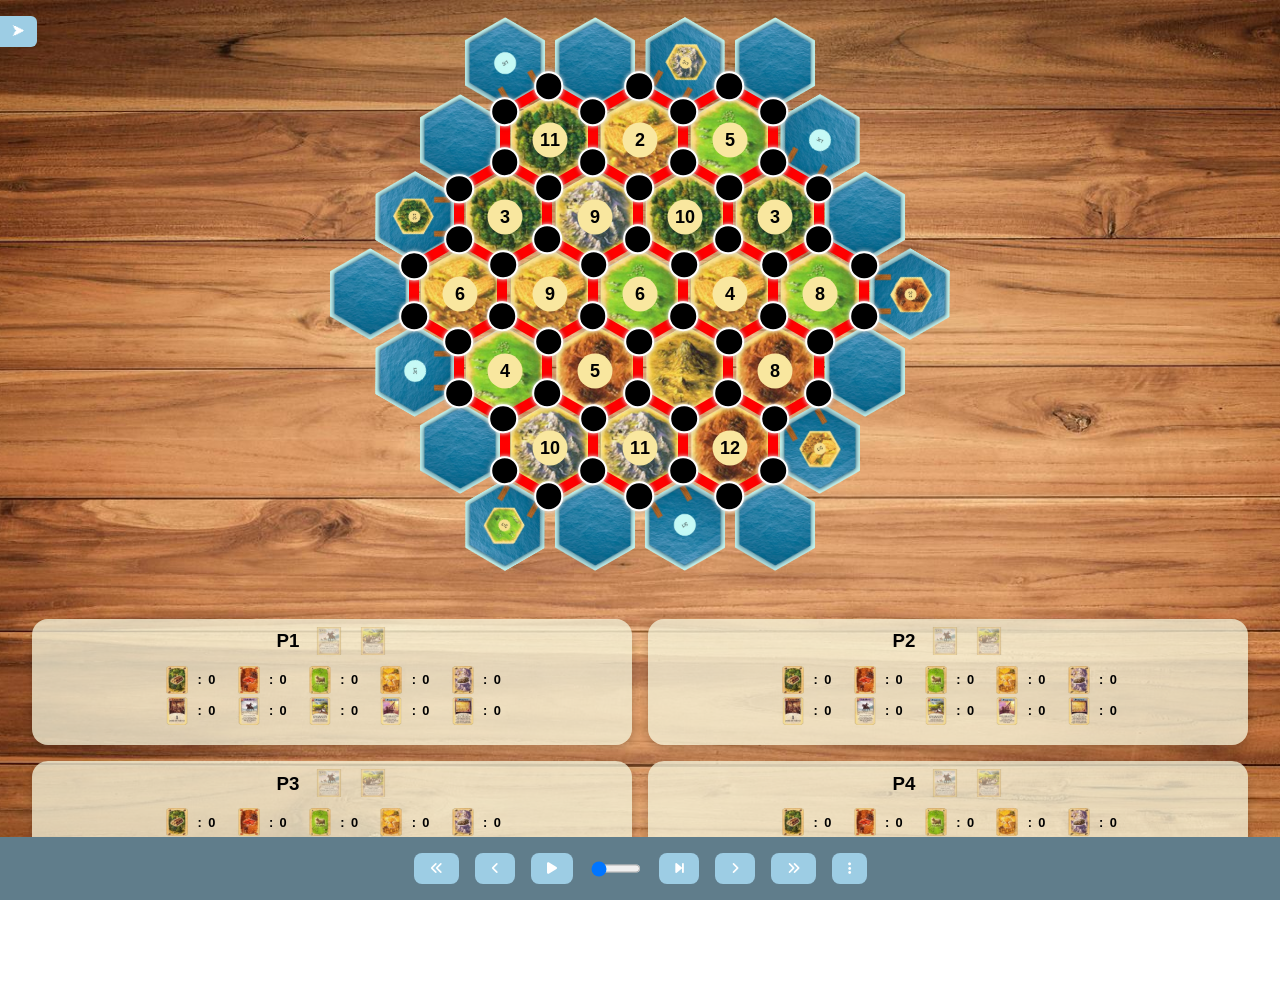
<file: Visualizer/pruebas/prueba.html>
<!DOCTYPE html>
<html lang="en">
<head>
  <meta charset="UTF-8" />
  <title>Catán UI</title>
  <link rel="stylesheet" href="CSS/prueba.css">
  <link rel="stylesheet" href="CSS/tablero.css">
  <link rel="stylesheet" href="https://cdnjs.cloudflare.com/ajax/libs/font-awesome/6.4.0/css/all.min.css" />
  <script src="https://code.jquery.com/jquery-3.6.0.min.js"></script>
  <script src="JS/jugadores.js" defer></script>
  <script src="JS/controles.js" defer></script>
  <script src="JS/tablero.js" defer></script>
  <script src="JS/general_prueba.js" defer></script>
</head>
<body>  <!-- Sidebar -->
  <div class="sidebar-transition sidebar-closed" id="sidebar">
    <div class="header">Log del Juego</div>
    <div class="content">
      <div id="commerce_log" style="height: 30vh; margin-bottom: 10px;">
        <div id="commerce_log_title" style="font-weight: bold; margin-bottom: 5px;">Comercios</div>
        <div id="commerce_log_text" style="height: 25vh; overflow-y: auto; border: 1px solid #ccc; padding: 5px; font-size: 12px;"></div>
      </div>
      <div id="other_useful_info" style="height: 30vh;">
        <div id="other_useful_info_title" style="font-weight: bold; margin-bottom: 5px;">Otra información útil</div>
        <div id="other_useful_info_text" style="height: 25vh; overflow-y: auto; border: 1px solid #ccc; padding: 5px; font-size: 12px;"></div>
      </div>
    </div>
  </div>

  <!-- Botón de toggle -->
  <button id="toggleButton" onclick="toggleSidebar()">⮞</button>

  <!-- Contenido principal -->
  <div class="main-container">
    <div class="gamefield" id="gamefield">
      <!-- Contenedor del tablero -->
      <div class="board-container">
        <div id="board">
          <!-- El overlay ahora está dentro del board -->
          <div id="overlay"></div>
        </div>
      </div>
    </div>

    <div class="players" id="playersContainer"></div>

    <div class="controls">
      <button id="ronda_previa_btn"><i class="fa-solid fa-angles-left" title="Ronda Anterior"></i></button>
      <button id="turno_previo_btn"><i class="fa-solid fa-angle-left" title="Turno Anterior"></i></button>
      <button id="play_btn"><i class="fa-solid fa-play" title="Play"></i></button>
      <input id="millis_for_play" type="range" min="10" max="1000" value="25" class="slider" style="width: 50px;">
      <button id="fase_siguiente_btn"><i class="fa-solid fa-forward-step" title="Fase Siguiente"></i></button>
      <button id="turno_siguiente_btn"><i class="fa-solid fa-angle-right" title="Turno Siguiente"></i></button>
      <button id="ronda_siguiente_btn"><i class="fa-solid fa-angles-right" title="Ronda Siguiente"></i></button>
      <button id="load_game"><i class="fa-solid fa-ellipsis-vertical" title="Cargar Partida"></i></button>
      <input type="file" id="get_file" accept=".json" style="display: none;">
    </div>
  </div>
</body>
</html>
</file>
<file: Visualizer/pruebas/CSS/prueba.css>
/* Estilos generales */
body {
  background-color: #f5f5dc;
  background: url('../Images/textures/mesa.jpg')!important;
  color: black;
  height: 100vh;
  margin: 0;
  font-family: sans-serif;
  overflow-x: hidden;
  background-size: cover !important;
  background-position: center center !important;
  background-repeat: no-repeat !important;
  background-attachment: fixed;
}

.main-container {
  display: flex;
  flex-direction: column;
  width: 100%;
}

/*COMENTARIOS*/
.sidebar-transition {
  transition: transform 0.3s ease;
}

.sidebar-closed {
  transform: translateX(-100%);
}

.sidebar-open {
  transform: translateX(0%);
}

#sidebar {
  position: fixed;
  left: 0;
  top: 0;
  width: 18rem;
  height: 100%;
  background-color: #607d8b;
  color: white;
  border-right: 4px solid #9dcde4;
  z-index: 50;
  display: flex;
  flex-direction: column;
}

#sidebar .header {
  padding: 1rem;
  font-size: 1.125rem;
  font-weight: bold;
  border-bottom: 1px solid #9dcde4;
}

#sidebar .content {
  padding: 1rem;
  overflow-y: auto;
  flex-grow: 1;
}

#toggleButton {
  transition: transform 0.3s ease;
  position: fixed;
  top: 1rem;
  left: 0;
  z-index: 50;
  background-color: #9dcde4;
  color: white;
  padding: 0.5rem 0.75rem;
  border: none;
  border-radius: 0 0.375rem 0.375rem 0;
  cursor: pointer;
}

#toggleButton:hover {
  background-color: #607d8b;
}

.translate-x-72 {
  transform: translateX(18rem);
}

/*FIN COMENTARIOS*/


/* JUGADORES */
.players {
  display: flex;
  justify-content: space-between;
  align-items: stretch;
  flex-wrap: wrap;
  gap: 1rem;
  padding: 1rem 2rem;
  font-size: 1rem;
  margin-bottom: 6rem; /* espacio para controles */
}

.hand {
  background-color: #f5f5dcc0;
  border-radius: 1rem;
  box-shadow: 0 4px 8px rgba(0,0,0,0.2);
  padding: 0.5rem 1rem;
  flex: 1 1 22%;
  min-width: 250px;
  box-sizing: border-box;
  display: flex;
  flex-direction: column;
  align-items: center;
}

.jugador {
  display: flex;
  flex-direction: row;
  gap: 1rem;
  flex-wrap: wrap;
  justify-content: center;
  margin-bottom: 1rem;
}

.hand h3 {
  margin-top: 0.2rem;
  margin-bottom: 0.5rem;
  text-align: center;
}

.top_hand_row,
.bottom_hand_row {
  display: flex;
  justify-content: center;
  flex-wrap: wrap;
  margin-bottom: 0.5rem;
}

.top_hand_row div,
.bottom_hand_row div {
  display: flex;
  align-items: center;
  justify-content: center;
}

.hand .col {
  display: flex;
  align-items: center;
  justify-content: center;
  padding: 0.3rem 0.6rem;
  border-radius: 1rem;
  transition: background-color 0.3s ease;
}

.hand .col:hover {
  background-color: rgba(255, 255, 255, 0.5);
}

.hand i {
  font-size: 1.2rem;
  cursor: pointer;
}

.hand span {
  margin-left: 0.4rem;
  font-size: 0.8rem;
  font-weight: bold;
}

.increment {
  margin-left: auto;
  font-size: 0.9rem;
  color: #666;
}

/* Responsive para mÃ³viles */
@media (max-width: 1675px) {
  .hand {
    flex: 1 1 45%;
  }
}


/* FIN JUGADORES */


/* CONTROLES */
.controls {
  position: fixed; 
  bottom: 0;
  left: 0;
  width: 100%;
  display: flex;
  justify-content: center;
  gap: 1rem;
  background-color: #607d8b;
  padding: 1rem 0;
  z-index: 1000; 
}

.controls button {
  font-weight: bold;
  padding: 0.5rem 1rem;
  border-radius: 0.5rem;
  border: none;
  cursor: pointer;
  background-color: #9dcde4;
  color: white;
}

.controls button:hover {
  background-color: #aaa;
}
/* FIN CONTROLES */


/* --- RESPONSIVE DESIGN --- */

@media (max-width: 1000px) {
  .main-container {
    flex-direction: column;
    padding: 0 0.5rem;
  }
  .players {
    flex-direction: column;
    align-items: stretch;
    gap: 0.5rem;
    padding: 0.5rem 0.5rem;
  }
  .hand {
    min-width: 180px;
    font-size: 0.95rem;
  }
}

/* --- END RESPONSIVE DESIGN --- */


/* Estilos para el log del juego */
.log-entry {
  margin-bottom: 5px;
  padding: 3px 0;
  border-bottom: 1px solid #ddd;
  font-size: 11px;
  line-height: 1.3;
}

.log-entry:last-child {
  border-bottom: none;
}

#commerce_log_text {
  background-color: rgba(255, 255, 255, 0.9);
  color: #333;
}

#other_useful_info_text {
  background-color: rgba(255, 255, 255, 0.9);
  color: #333;
}

#commerce_log_title, #other_useful_info_title {
  color: white;
  font-weight: bold;
  text-shadow: 1px 1px 2px rgba(0,0,0,0.7);
}
</file>
<file: Visualizer/pruebas/CSS/tablero.css>
/* Contenedor para centrar el tablero y overlay juntos */
.board-container {
  display: flex;
  justify-content: center;
  align-items: flex-start;
  width: 100%;
  position: relative;
}

#board {
  display: flex;
  flex-direction: column;
  margin: 2rem 0;
  position: relative;
  max-width: 90vw;
  min-width: 320px;
  width: fit-content;
  height: fit-content;
  box-sizing: border-box;
}

#overlay {
  position: absolute;
  top: -1.6rem;
  left: -0.5rem;
  width: 100%;
  height: 100%;
  pointer-events: none;
  z-index: 10;
  background: none;
}

.row {
  display: flex;
  justify-content: center;
  margin-top: -15px; /* solapa esta fila con la anterior */
}

.row:first-child {
  margin-top: 0;
}

.hex {
  position: relative;
  width: 80px; 
  height: 92px; 
  background-size: cover;
  background-position: center;
  clip-path: polygon(
    50% 0%, 100% 25%, 100% 75%,
    50% 100%, 0% 75%, 0% 25%
  );
  margin: 0 5px;
}

.number-token {
  position: absolute;
  top: 50%;
  left: 50%;
  transform: translate(-50%, -50%);
  width: 35px;
  height: 35px;
  border-radius: 50%;
  background-color: #f9e79f;
  display: flex;
  align-items: center;
  justify-content: center;
  font-size: 18px;
  font-weight: bold;
  pointer-events: none;
}

.node {
  width: 2vw;
  min-width: 14px;
  max-width: 28px;
  height: 2vw;
  min-height: 14px;
  max-height: 28px;
  background: #000;
  border-radius: 50%;
  position: absolute;
  transform: translate(-50%, -50%);
  box-shadow: 0 0 4px #fff, 0 0 8px #0004;
  border: 2px solid #fff;
  z-index: 20;
  display: flex;
  justify-content: center;
  align-items: center;
}

.center-house{
  font-size: 0.8rem;
  color: #000;
  line-height: 1;
}

.node i.fa-solid {
  font-size: 0.8rem;
  color: #000;
  line-height: 1;
}

.road {
  width: 40px;
  height: 10px;
  background: #ff0000;
  position: absolute;
  transform-origin: center;
  transform: translate(-50%, -50%) rotate(0deg);
}
</file>
